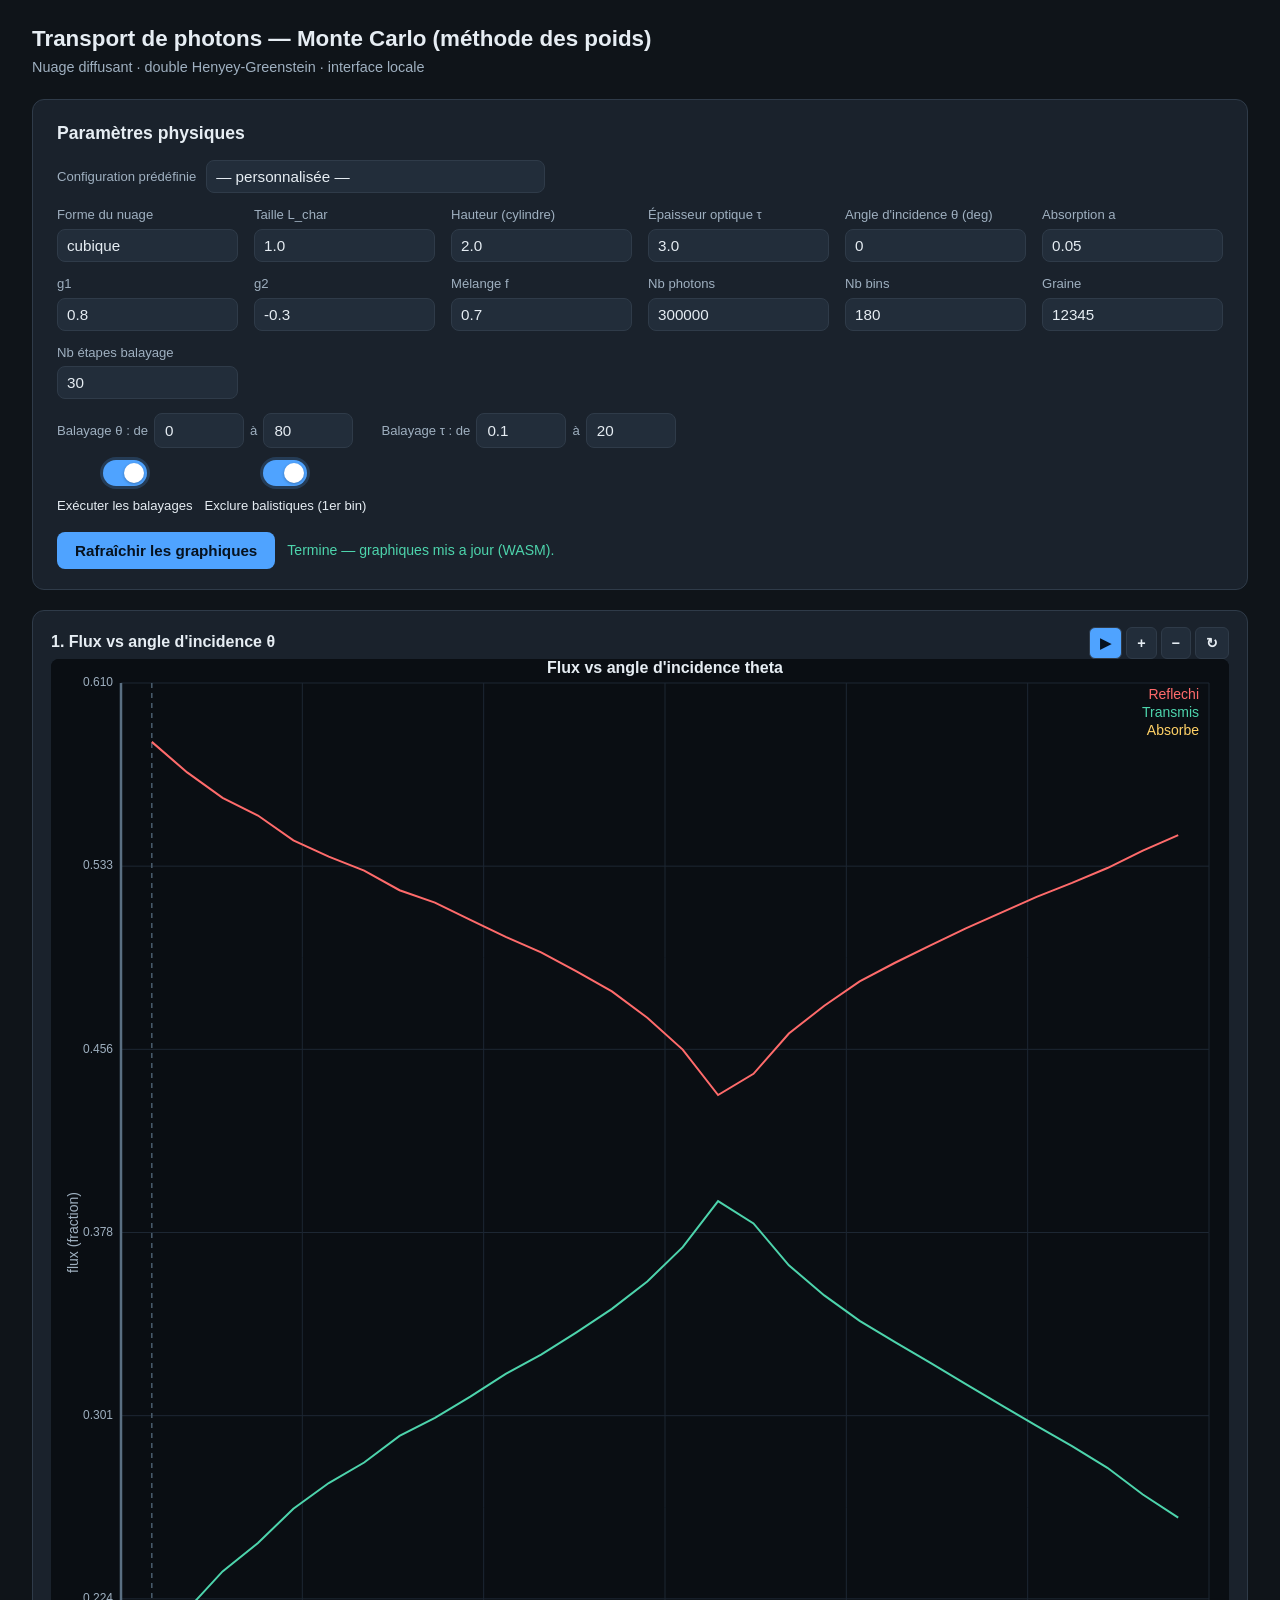
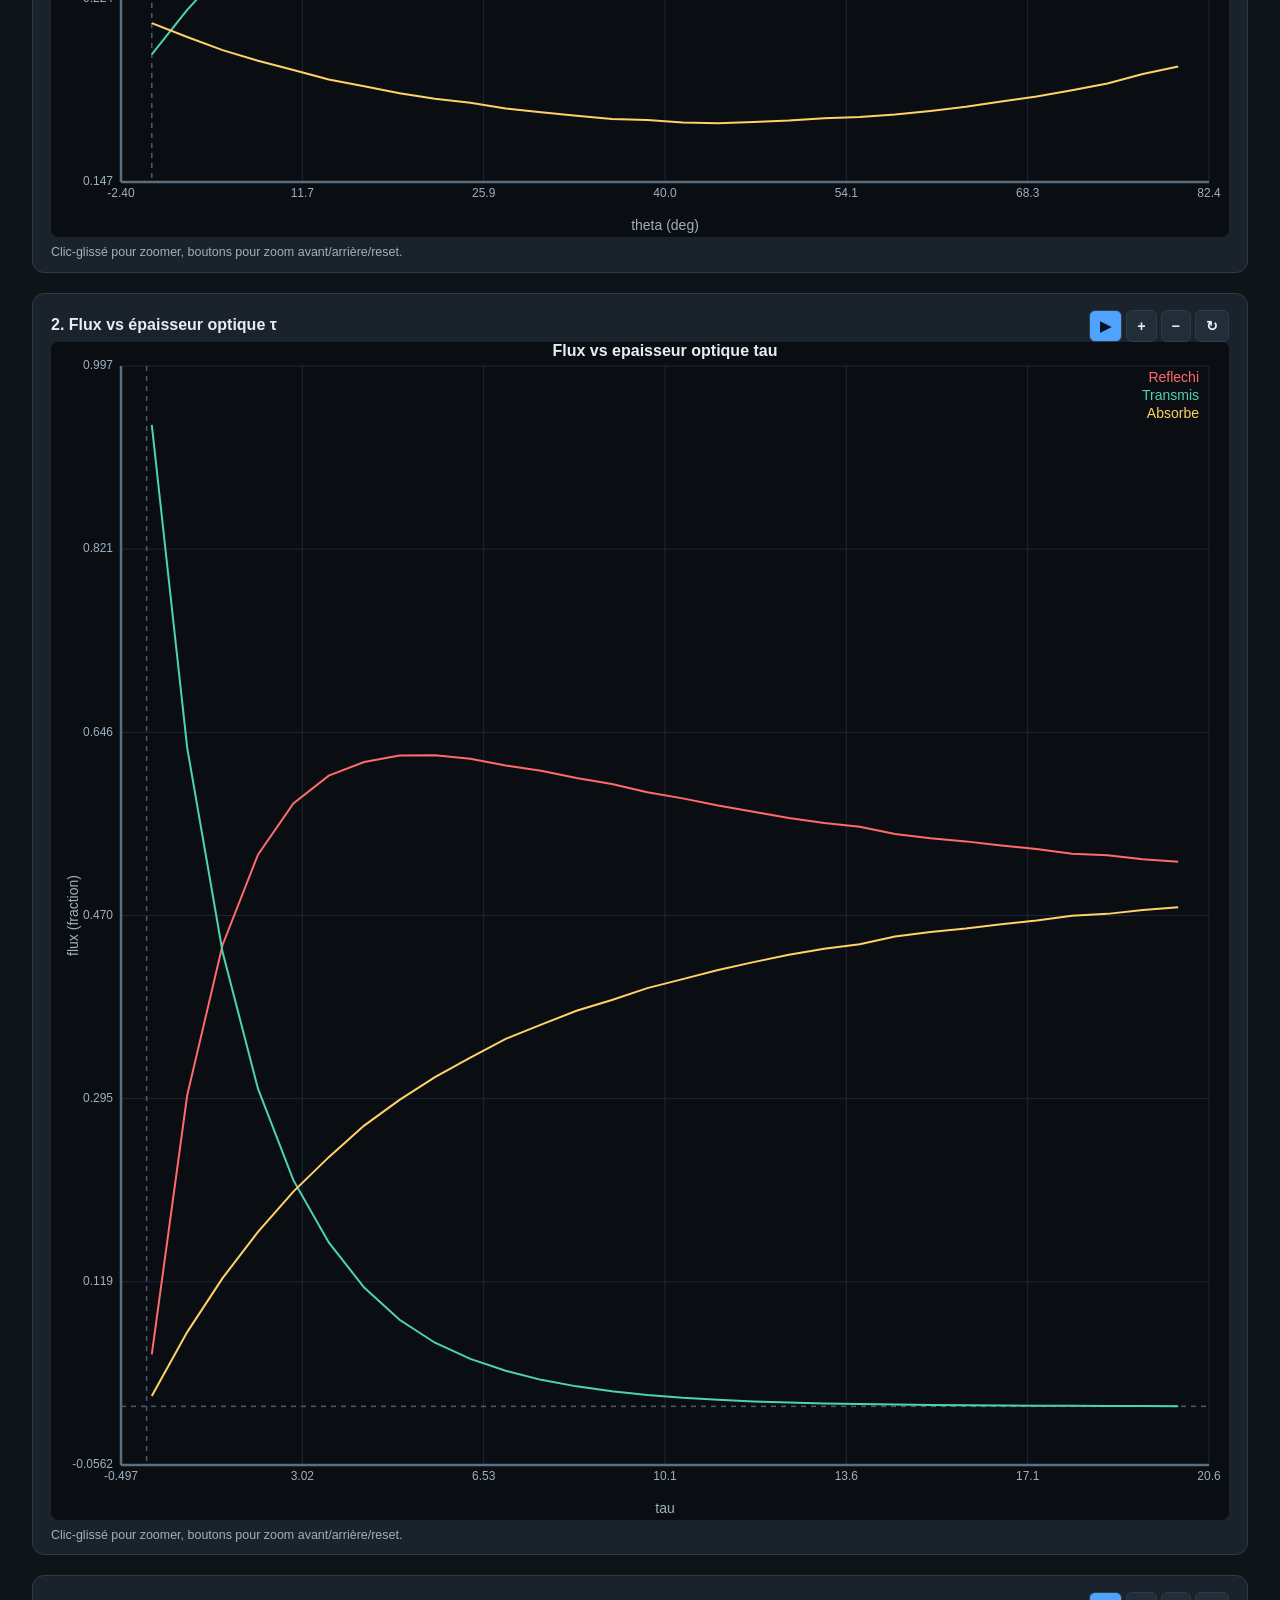
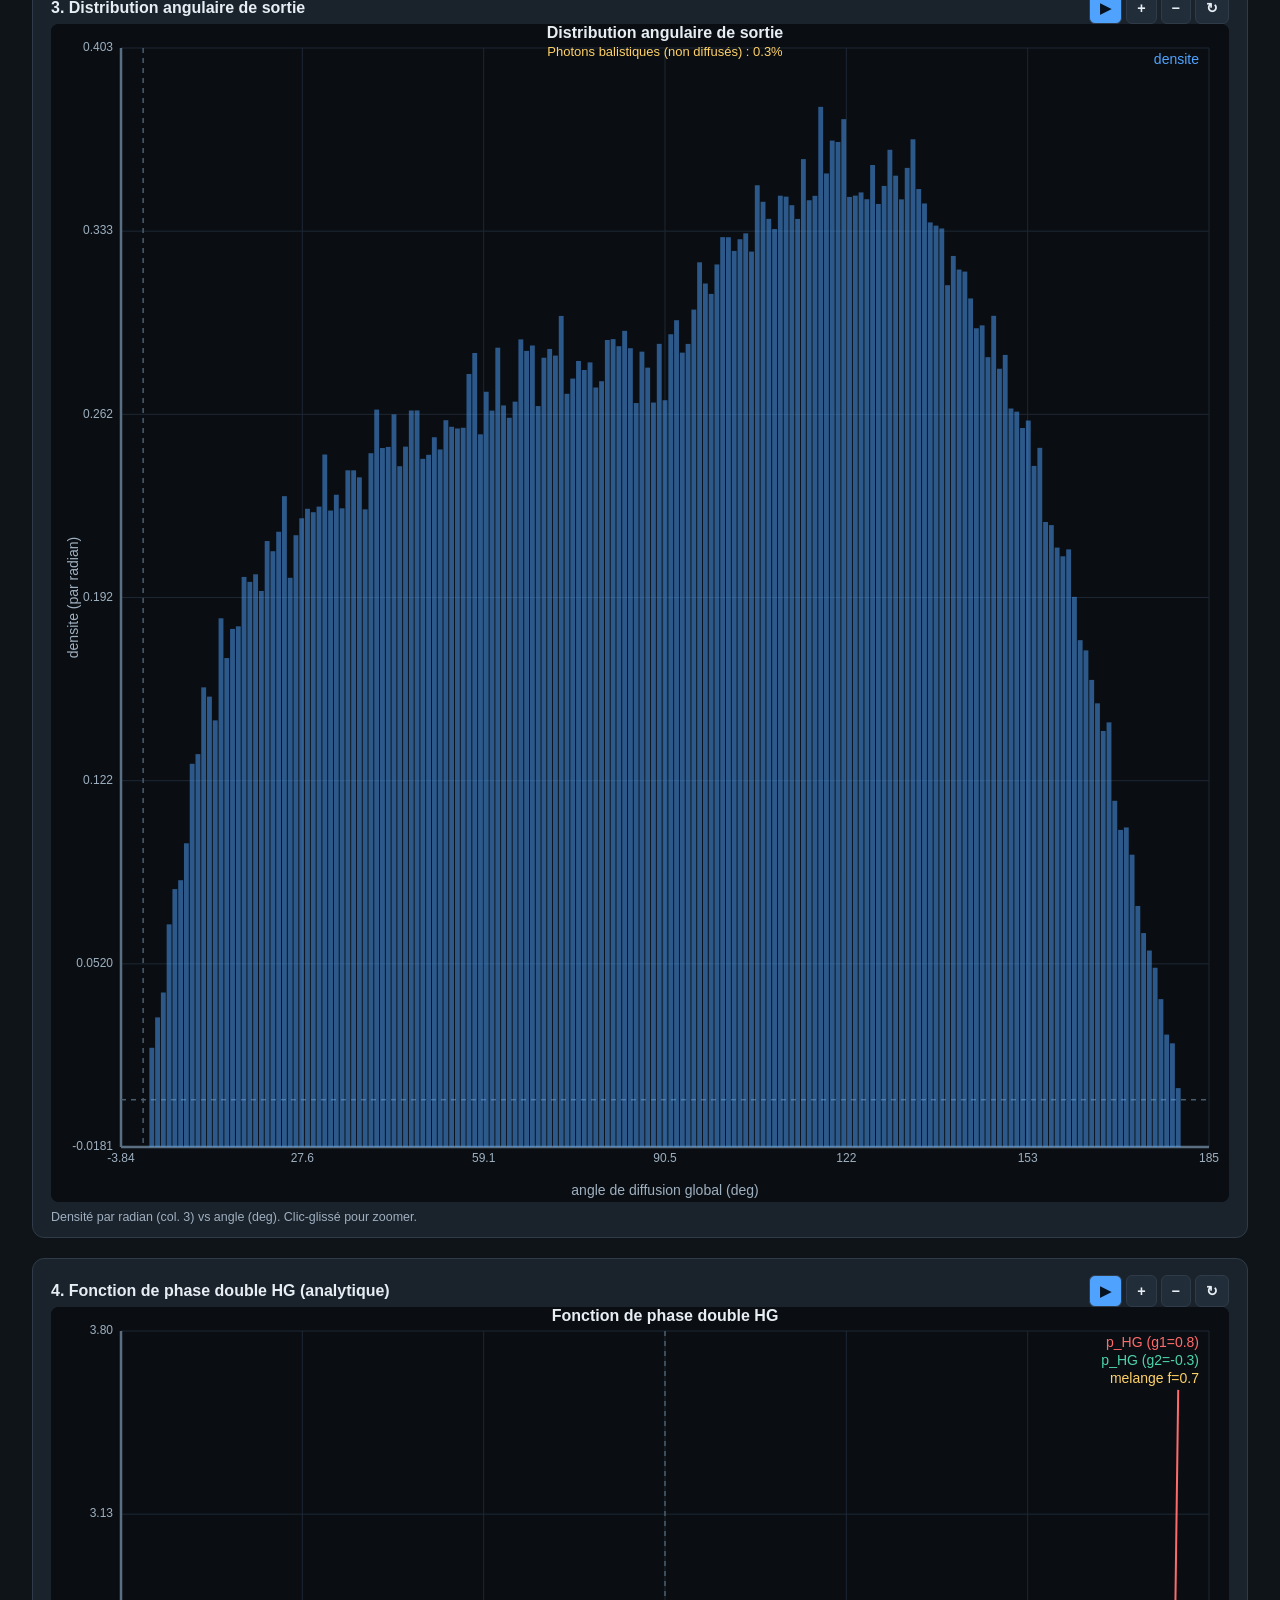
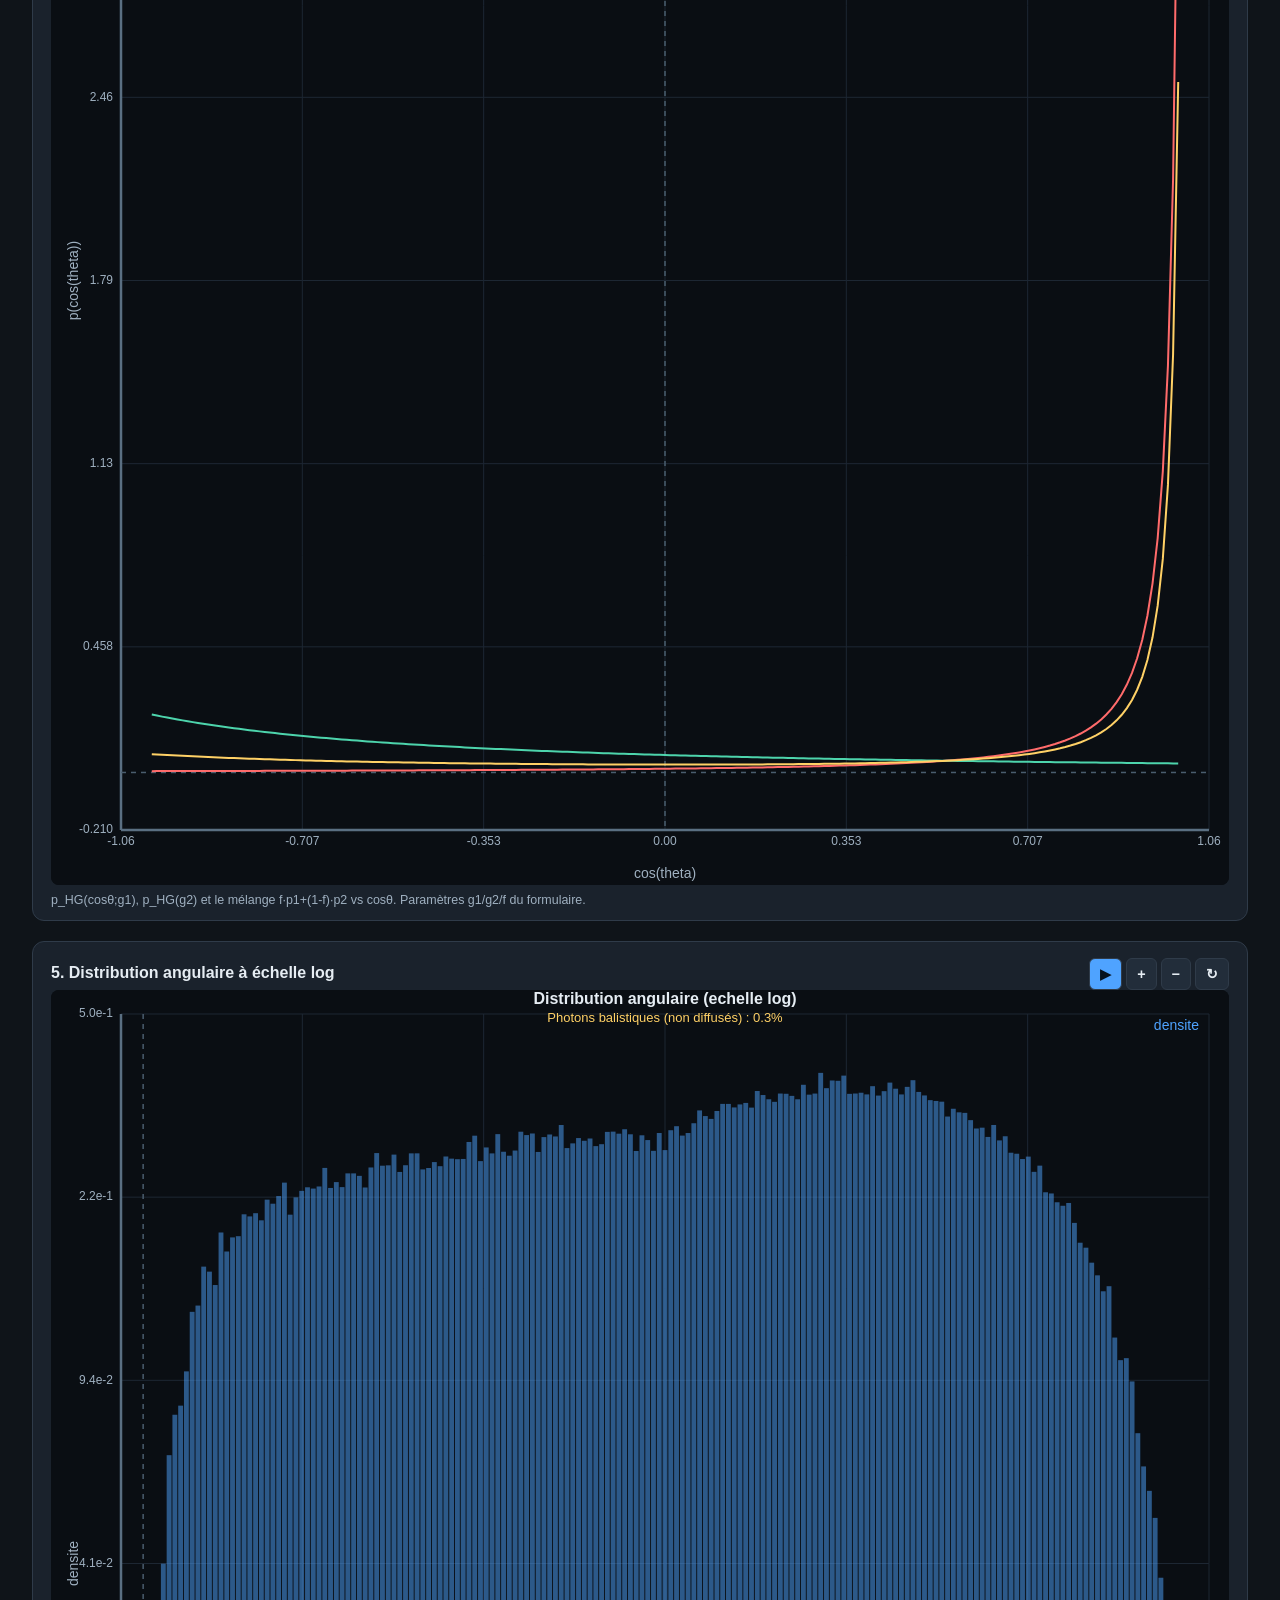
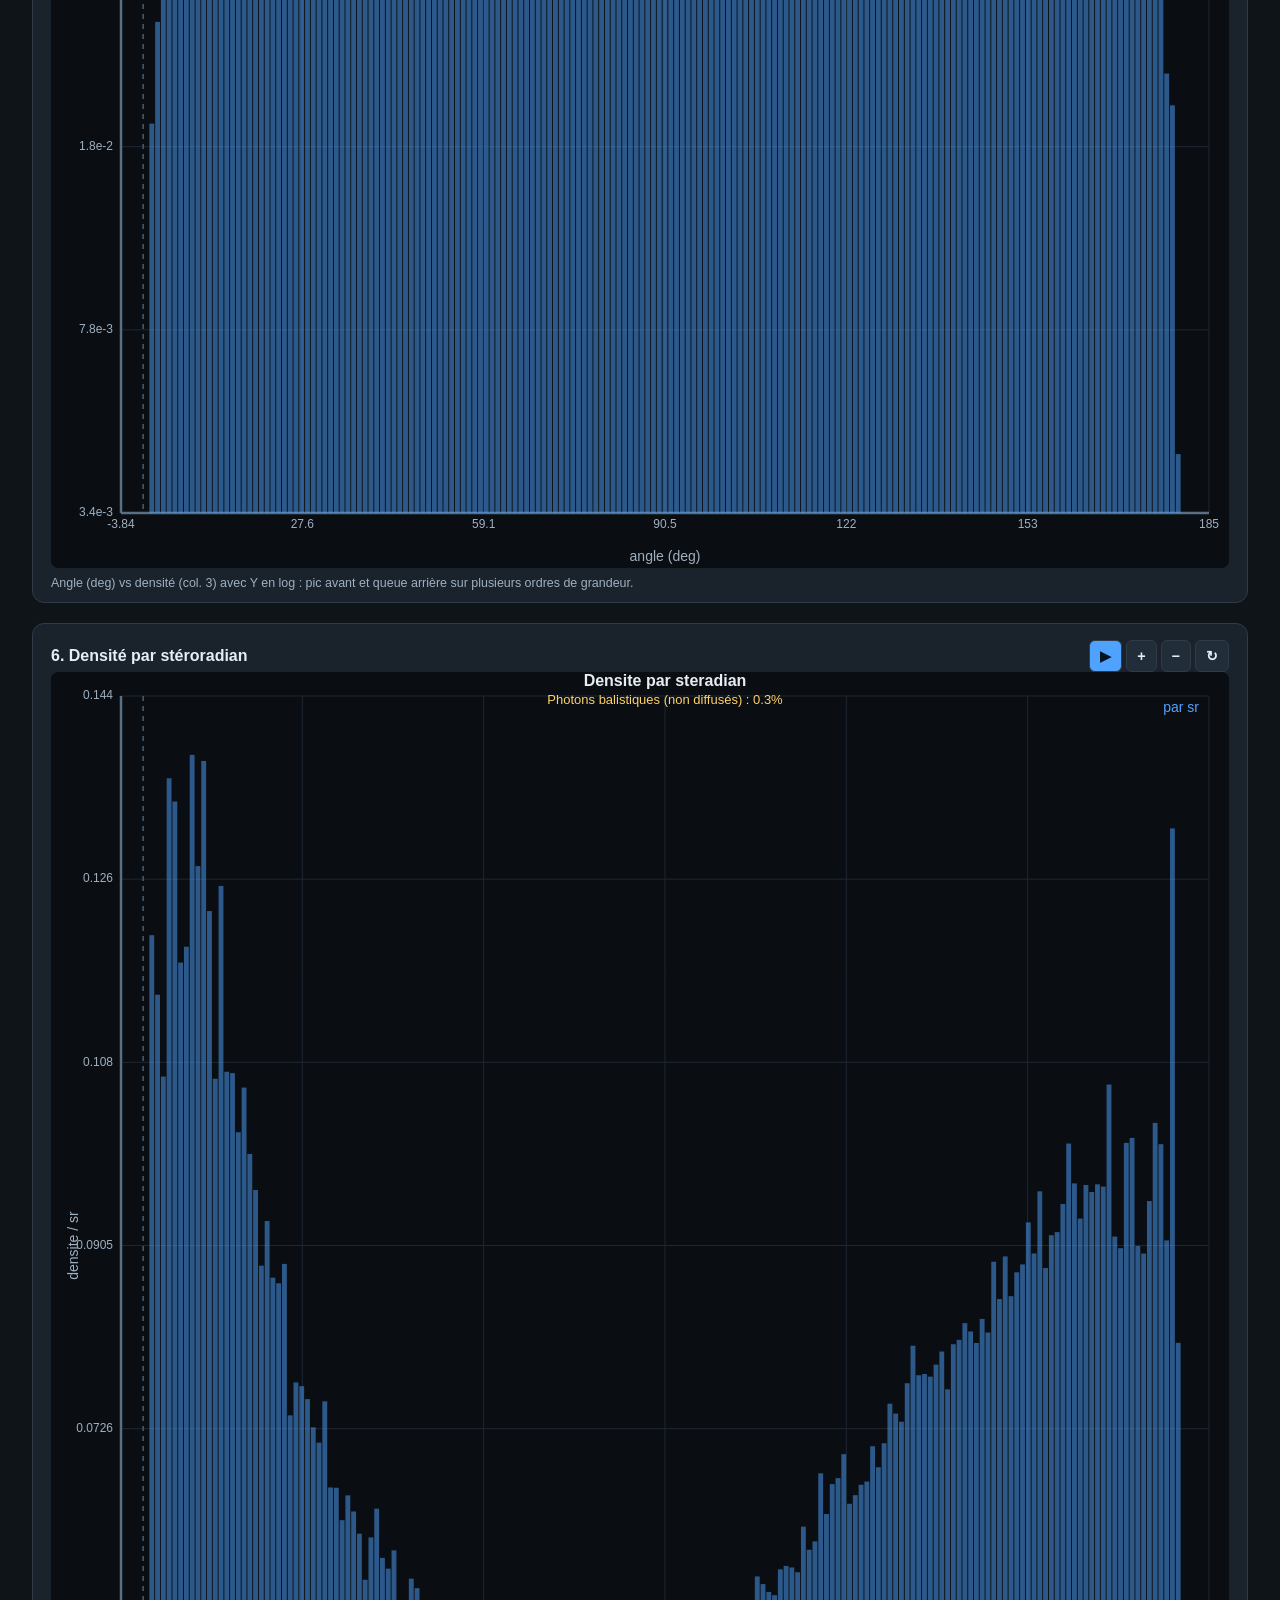
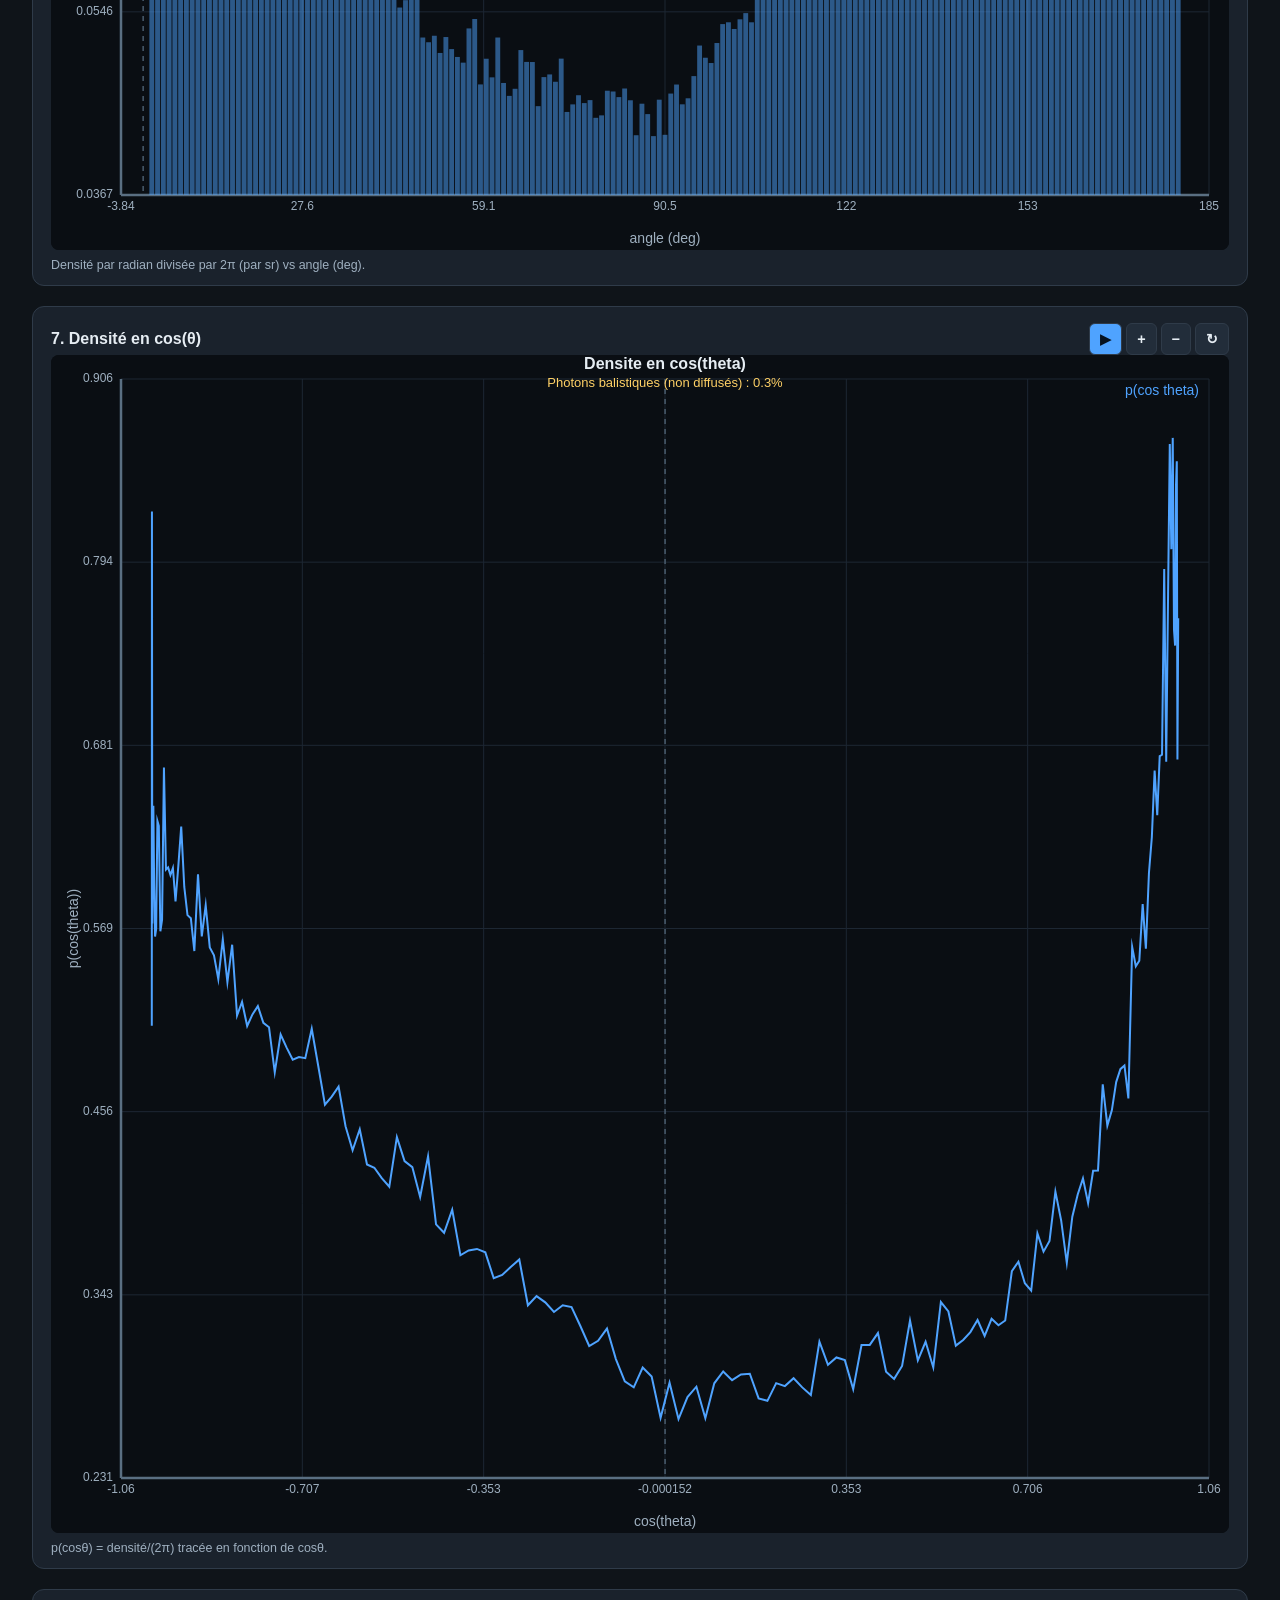
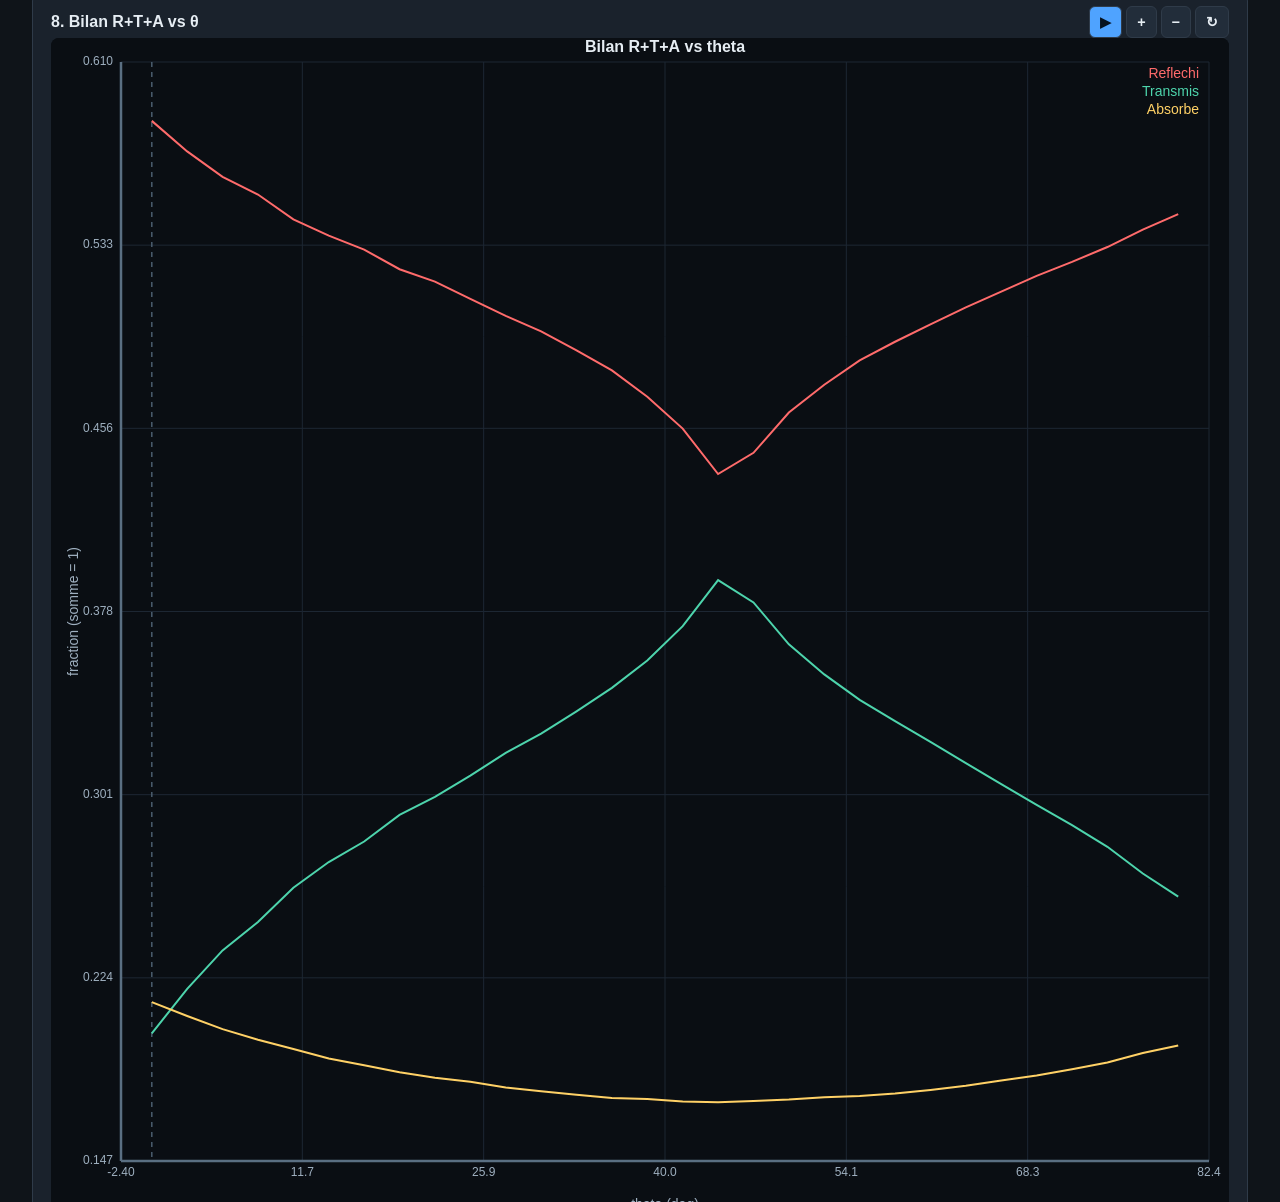
<file: index.html>
<!DOCTYPE html>
<html lang="fr">
<head>
  <meta charset="utf-8">
  <meta name="viewport" content="width=device-width, initial-scale=1, viewport-fit=cover">
  <title>Simulateur Monte Carlo - Transport de photons</title>
  <link rel="icon" type="image/svg+xml" href="favicon.svg">
  <link rel="stylesheet" href="style.css">
</head>
<body>
  <header>
    <h1>Transport de photons &mdash; Monte Carlo (m&eacute;thode des poids)</h1>
    <p class="subtitle">Nuage diffusant &middot; double Henyey-Greenstein &middot; interface locale</p>
  </header>

  <section class="panel" id="form-panel">
    <h2>Param&egrave;tres physiques</h2>
    <div class="preset-row">
      <label>Configuration pr&eacute;d&eacute;finie
        <select id="preset-select">
          <option value="">— personnalisée —</option>
        </select>
      </label>
    </div>
    <form id="params-form" novalidate>
      <div class="grid">
        <label>Forme du nuage
          <select name="shape">
            <option value="sphere">sph&eacute;rique</option>
            <option value="cube" selected>cubique</option>
            <option value="cylinder">cylindrique</option>
          </select>
        </label>
        <label>Taille L_char
          <input type="number" name="size" value="1.0" step="0.1" min="0.1">
        </label>
        <label>Hauteur (cylindre)
          <input type="number" name="height" value="2.0" step="0.1" min="0.1">
        </label>
        <label>&Eacute;paisseur optique &tau;
          <input type="number" name="tau" value="3.0" step="0.1" min="0.01">
        </label>
        <label>Angle d'incidence &theta; (deg)
          <input type="number" name="theta" value="0" step="1">
        </label>
        <label>Absorption a
          <input type="number" name="absorb" value="0.05" step="0.01" min="0" max="1">
        </label>
        <label>g1
          <input type="number" name="g1" value="0.8" step="0.05" min="-1" max="1">
        </label>
        <label>g2
          <input type="number" name="g2" value="-0.3" step="0.05" min="-1" max="1">
        </label>
        <label>M&eacute;lange f
          <input type="number" name="f" value="0.7" step="0.05" min="0" max="1">
        </label>
        <label>Nb photons
          <input type="number" name="nphotons" value="300000" step="10000" min="1000">
        </label>
        <label>Nb bins
          <input type="number" name="bins" value="180" step="10" min="10">
        </label>
        <label>Graine
          <input type="number" name="seed" value="12345" step="1">
        </label>
        <label>Nb &eacute;tapes balayage
          <input type="number" name="scan_steps" value="30" step="1" min="1">
        </label>
      </div>
      <div class="scan-row">
        <label>Balayage &theta; : de
          <input type="number" name="theta_from" value="0" step="1"> &agrave;
          <input type="number" name="theta_to" value="80" step="1">
        </label>
        <label>Balayage &tau; : de
          <input type="number" name="tau_from" value="0.1" step="0.1"> &agrave;
          <input type="number" name="tau_to" value="20" step="0.5">
        </label>
      </div>
      <div class="options-row">
        <label class="toggle">
          <input type="checkbox" name="run_scans" checked>
          <span class="switch"></span>
          <span>Ex&eacute;cuter les balayages</span>
        </label>
        <label class="toggle">
          <input type="checkbox" name="exclude_ballistic" checked>
          <span class="switch"></span>
          <span>Exclure balistiques (1er bin)</span>
        </label>
      </div>
      <div class="actions">
        <button type="submit" id="run-btn">Rafra&icirc;chir les graphiques</button>
        <span id="status" class="status"></span>
      </div>
    </form>
  </section>

  <section class="charts">
    <div class="chart-card">
      <div class="chart-head">
        <h3>1. Flux vs angle d'incidence &theta;</h3>
        <div class="chart-controls" data-target="chart1">
          <button type="button" data-act="collapse" title="Masquer/afficher">▶</button>
          <button type="button" data-act="in" title="Zoom avant">+</button>
          <button type="button" data-act="out" title="Zoom arri&egrave;re">&minus;</button>
          <button type="button" data-act="reset" title="R&eacute;initialiser zoom">&#8635;</button>
        </div>
      </div>
      <div class="chart-body">
        <canvas id="chart1" width="400" height="250"></canvas>
        <p class="hint">Clic-gliss&eacute; pour zoomer, boutons pour zoom avant/arri&egrave;re/reset.</p>
      </div>
    </div>

    <div class="chart-card">
      <div class="chart-head">
        <h3>2. Flux vs &eacute;paisseur optique &tau;</h3>
        <div class="chart-controls" data-target="chart2">
          <button type="button" data-act="collapse" title="Masquer/afficher">▶</button>
          <button type="button" data-act="in" title="Zoom avant">+</button>
          <button type="button" data-act="out" title="Zoom arri&egrave;re">&minus;</button>
          <button type="button" data-act="reset" title="R&eacute;initialiser zoom">&#8635;</button>
        </div>
      </div>
      <div class="chart-body">
        <canvas id="chart2" width="400" height="250"></canvas>
        <p class="hint">Clic-gliss&eacute; pour zoomer, boutons pour zoom avant/arri&egrave;re/reset.</p>
      </div>
    </div>

    <div class="chart-card">
      <div class="chart-head">
        <h3>3. Distribution angulaire de sortie</h3>
        <div class="chart-controls" data-target="chart3">
          <button type="button" data-act="collapse" title="Masquer/afficher">▶</button>
          <button type="button" data-act="in" title="Zoom avant">+</button>
          <button type="button" data-act="out" title="Zoom arri&egrave;re">&minus;</button>
          <button type="button" data-act="reset" title="R&eacute;initialiser zoom">&#8635;</button>
        </div>
      </div>
      <div class="chart-body">
        <canvas id="chart3" width="400" height="250"></canvas>
        <p class="hint">Densit&eacute; par radian (col. 3) vs angle (deg). Clic-gliss&eacute; pour zoomer.</p>
      </div>
    </div>

    <div class="chart-card">
      <div class="chart-head">
        <h3>4. Fonction de phase double HG (analytique)</h3>
        <div class="chart-controls" data-target="chart4">
          <button type="button" data-act="collapse" title="Masquer/afficher">▶</button>
          <button type="button" data-act="in" title="Zoom avant">+</button>
          <button type="button" data-act="out" title="Zoom arri&egrave;re">&minus;</button>
          <button type="button" data-act="reset" title="R&eacute;initialiser zoom">&#8635;</button>
        </div>
      </div>
      <div class="chart-body">
        <canvas id="chart4" width="400" height="250"></canvas>
        <p class="hint">p_HG(cos&theta;;g1), p_HG(g2) et le m&eacute;lange f&middot;p1+(1-f)&middot;p2 vs cos&theta;. Param&egrave;tres g1/g2/f du formulaire.</p>
      </div>
    </div>

    <div class="chart-card">
      <div class="chart-head">
        <h3>5. Distribution angulaire &agrave; &eacute;chelle log</h3>
        <div class="chart-controls" data-target="chart5">
          <button type="button" data-act="collapse" title="Masquer/afficher">▶</button>
          <button type="button" data-act="in" title="Zoom avant">+</button>
          <button type="button" data-act="out" title="Zoom arri&egrave;re">&minus;</button>
          <button type="button" data-act="reset" title="R&eacute;initialiser zoom">&#8635;</button>
        </div>
      </div>
      <div class="chart-body">
        <canvas id="chart5" width="400" height="250"></canvas>
        <p class="hint">Angle (deg) vs densit&eacute; (col. 3) avec Y en log : pic avant et queue arri&egrave;re sur plusieurs ordres de grandeur.</p>
      </div>
    </div>

    <div class="chart-card">
      <div class="chart-head">
        <h3>6. Densit&eacute par st&eacute;roradian</h3>
        <div class="chart-controls" data-target="chart6">
          <button type="button" data-act="collapse" title="Masquer/afficher">▶</button>
          <button type="button" data-act="in" title="Zoom avant">+</button>
          <button type="button" data-act="out" title="Zoom arri&egrave;re">&minus;</button>
          <button type="button" data-act="reset" title="R&eacute;initialiser zoom">&#8635;</button>
        </div>
      </div>
      <div class="chart-body">
        <canvas id="chart6" width="400" height="250"></canvas>
        <p class="hint">Densit&eacute par radian divis&eacute;e par 2&pi; (par sr) vs angle (deg).</p>
      </div>
    </div>

    <div class="chart-card">
      <div class="chart-head">
        <h3>7. Densit&eacute en cos(&theta;)</h3>
        <div class="chart-controls" data-target="chart7">
          <button type="button" data-act="collapse" title="Masquer/afficher">▶</button>
          <button type="button" data-act="in" title="Zoom avant">+</button>
          <button type="button" data-act="out" title="Zoom arri&egrave;re">&minus;</button>
          <button type="button" data-act="reset" title="R&eacute;initialiser zoom">&#8635;</button>
        </div>
      </div>
      <div class="chart-body">
        <canvas id="chart7" width="400" height="250"></canvas>
        <p class="hint">p(cos&theta;) = densit&eacute;/(2&pi;) trac&eacute;e en fonction de cos&theta;.</p>
      </div>
    </div>

    <div class="chart-card">
      <div class="chart-head">
        <h3>8. Bilan R+T+A vs &theta;</h3>
        <div class="chart-controls" data-target="chart8">
          <button type="button" data-act="collapse" title="Masquer/afficher">▶</button>
          <button type="button" data-act="in" title="Zoom avant">+</button>
          <button type="button" data-act="out" title="Zoom arri&egrave;re">&minus;</button>
          <button type="button" data-act="reset" title="R&eacute;initialiser zoom">&#8635;</button>
        </div>
      </div>
      <div class="chart-body">
        <canvas id="chart8" width="400" height="250"></canvas>
        <p class="hint">R + T + A vs angle d'incidence (doit sommer &agrave; 1).</p>
      </div>
    </div>

    <div class="chart-card">
      <div class="chart-head">
        <h3>9. Bilan R+T+A vs &tau;</h3>
        <div class="chart-controls" data-target="chart9">
          <button type="button" data-act="collapse" title="Masquer/afficher">▶</button>
          <button type="button" data-act="in" title="Zoom avant">+</button>
          <button type="button" data-act="out" title="Zoom arri&egrave;re">&minus;</button>
          <button type="button" data-act="reset" title="R&eacute;initialiser zoom">&#8635;</button>
        </div>
      </div>
      <div class="chart-body">
        <canvas id="chart9" width="400" height="250"></canvas>
        <p class="hint">R + T + A vs &eacute;paisseur optique (doit sommer &agrave; 1).</p>
      </div>
    </div>

    <div class="chart-card">
      <div class="chart-head">
        <h3>10. Rapport R/T et T/R vs &tau; (log)</h3>
        <div class="chart-controls" data-target="chart10">
          <button type="button" data-act="collapse" title="Masquer/afficher">▶</button>
          <button type="button" data-act="in" title="Zoom avant">+</button>
          <button type="button" data-act="out" title="Zoom arri&egrave;re">&minus;</button>
          <button type="button" data-act="reset" title="R&eacute;initialiser zoom">&#8635;</button>
        </div>
      </div>
      <div class="chart-body">
        <canvas id="chart10" width="400" height="250"></canvas>
        <p class="hint">Transition transparent &rarr; diffusif &rarr; opaque, Y en log.</p>
      </div>
    </div>

    <div class="chart-card">
      <div class="chart-head">
        <h3>11. Histogramme du nombre de collisions</h3>
        <div class="chart-controls" data-target="chart11">
          <button type="button" data-act="collapse" title="Masquer/afficher">▶</button>
          <button type="button" data-act="in" title="Zoom avant">+</button>
          <button type="button" data-act="out" title="Zoom arri&egrave;re">&minus;</button>
          <button type="button" data-act="reset" title="R&eacute;initialiser zoom">&#8635;</button>
        </div>
      </div>
      <div class="chart-body">
        <canvas id="chart11" width="400" height="250"></canvas>
        <p class="hint">Nombre de diffusions avant sortie (instrumentation C).</p>
      </div>
    </div>

    <div class="chart-card">
      <div class="chart-head">
        <h3>12. Profondeur de sortie</h3>
        <div class="chart-controls" data-target="chart12">
          <button type="button" data-act="collapse" title="Masquer/afficher">▶</button>
          <button type="button" data-act="in" title="Zoom avant">+</button>
          <button type="button" data-act="out" title="Zoom arri&egrave;re">&minus;</button>
          <button type="button" data-act="reset" title="R&eacute;initialiser zoom">&#8635;</button>
        </div>
      </div>
      <div class="chart-body">
        <canvas id="chart12" width="400" height="250"></canvas>
        <p class="hint">Position de sortie le long de l'axe du faisceau (poids moyen).</p>
      </div>
    </div>
  </section>

  <footer>
    <p>photonmc &middot; Makefile + gnuplot + interface locale. Les graphiques sont
       redessin&eacute;s en HTML5 canvas &agrave; partir des fichiers <code>.dat</code>.</p>
  </footer>

  <script src="chart.js"></script>
  <script>
    // Chargement optionnel du module WebAssembly.
    // En local (serveur Python) ce fichier est absent : le basculement se fait en mode API HTTP.
    var _wasmScript = document.createElement('script');
    _wasmScript.src = 'photonmc.js';
    _wasmScript.onerror = function () { window._photonmcWasmMissing = true; };
    document.head.appendChild(_wasmScript);
  </script>
  <script src="app.js"></script>
</body>
</html>
</file>
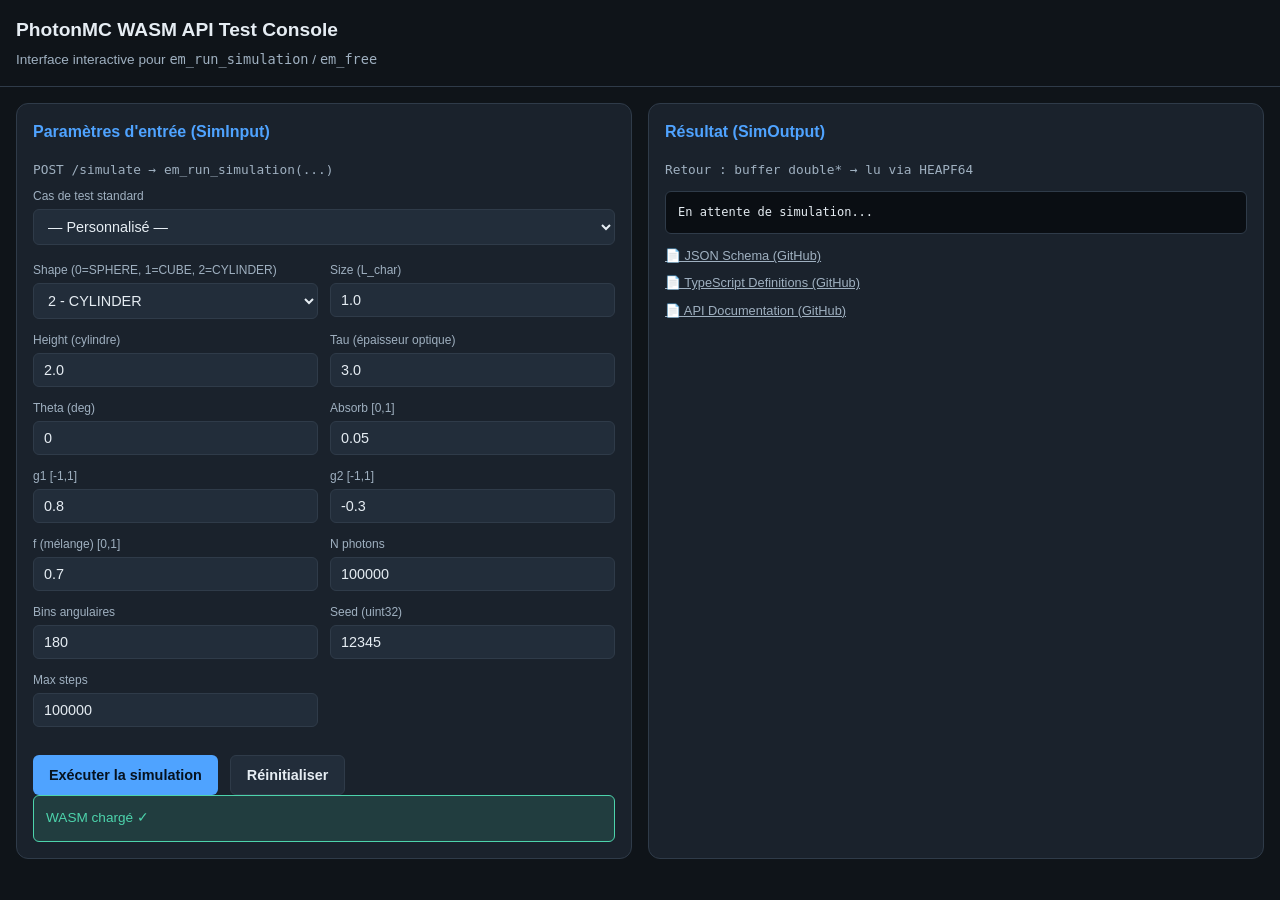
<file: api-test.html>
<!DOCTYPE html>
<html lang="fr">
<head>
  <meta charset="utf-8">
  <meta name="viewport" content="width=device-width, initial-scale=1">
  <title>PhotonMC WASM API Test Console</title>
  <style>
    :root {
      --bg: #0f1419; --panel: #1a222c; --panel2: #222d3a;
      --fg: #e6edf3; --muted: #9fb0c0; --accent: #4fa3ff;
      --ref: #ff6b6b; --trans: #4dd4ac; --abs: #ffd166;
      --border: #2f3b49; --ok: #4dd4ac; --err: #ff6b6b;
    }
    * { box-sizing: border-box; }
    body { margin: 0; font-family: -apple-system, "Segoe UI", Roboto, Helvetica, Arial, sans-serif; background: var(--bg); color: var(--fg); line-height: 1.5; font-size: 14px; }
    header { padding: 16px; border-bottom: 1px solid var(--border); }
    h1 { margin: 0; font-size: 1.2rem; }
    .container { display: grid; grid-template-columns: 1fr 1fr; gap: 16px; padding: 16px; max-width: 1400px; margin: 0 auto; }
    @media (max-width: 900px) { .container { grid-template-columns: 1fr; } }
    .panel { background: var(--panel); border: 1px solid var(--border); border-radius: 12px; padding: 16px; }
    .panel h2 { margin: 0 0 16px; font-size: 1rem; color: var(--accent); }
    .field { margin-bottom: 12px; }
    .field label { display: block; font-size: 0.75rem; color: var(--muted); margin-bottom: 4px; }
    .field input, .field select { width: 100%; background: var(--panel2); border: 1px solid var(--border); border-radius: 6px; color: var(--fg); padding: 8px 10px; font-size: 0.9rem; }
    .field input:focus, .field select:focus { outline: 2px solid var(--accent); }
    .row { display: grid; grid-template-columns: 1fr 1fr; gap: 12px; }
    @media (max-width: 600px) { .row { grid-template-columns: 1fr; } }
    .actions { display: flex; gap: 12px; margin-top: 16px; flex-wrap: wrap; }
    button { background: var(--accent); color: #06121f; border: none; border-radius: 6px; padding: 10px 16px; font-size: 0.9rem; font-weight: 600; cursor: pointer; min-height: 40px; }
    button:hover { filter: brightness(1.1); }
    button:disabled { opacity: 0.5; cursor: not-allowed; }
    button.secondary { background: var(--panel2); color: var(--fg); border: 1px solid var(--border); }
    .status { padding: 12px; border-radius: 6px; font-size: 0.85rem; display: none; }
    .status.ok { background: rgba(77, 212, 172, 0.15); border: 1px solid var(--trans); color: var(--trans); display: block; }
    .status.err { background: rgba(255, 107, 107, 0.15); border: 1px solid var(--ref); color: var(--ref); display: block; }
    .status.loading { background: rgba(79, 163, 255, 0.15); border: 1px solid var(--accent); color: var(--accent); display: block; }
    pre { background: #0a0e13; border: 1px solid var(--border); border-radius: 6px; padding: 12px; overflow: auto; max-height: 50vh; font-size: 0.75rem; line-height: 1.4; }
    .json-key { color: var(--accent); }
    .json-string { color: var(--trans); }
    .json-number { color: var(--abs); }
    .json-bool { color: var(--ref); }
    .json-null { color: var(--muted); }
    .endpoint { font-family: monospace; font-size: 0.8rem; color: var(--muted); margin-bottom: 8px; }
    .schema-link { font-size: 0.8rem; color: var(--muted); margin-top: 8px; display: block; }
  </style>
</head>
<body>
  <header>
    <h1>PhotonMC WASM API Test Console</h1>
    <p style="margin: 4px 0 0; color: var(--muted); font-size: 0.85rem;">Interface interactive pour <code>em_run_simulation</code> / <code>em_free</code></p>
  </header>

  <div class="container">
    <!-- Input Panel -->
    <div class="panel">
      <h2>Paramètres d'entrée (SimInput)</h2>
      <p class="endpoint">POST /simulate → em_run_simulation(...)</p>

      <div class="field" style="margin-bottom: 16px;">
        <label>Cas de test standard</label>
        <select id="test-case" onchange="loadTestCase(this.value)">
          <option value="">— Personnalisé —</option>
          <option value="sphere_tau1">Sphère τ=1, normal (validation analytique)</option>
          <option value="cube_tau3">Cube τ=3, diffusif (scattering fort)</option>
          <option value="cylinder_tau2">Cylindre τ=2, oblique θ=45°</option>
          <option value="sphere_tau10">Sphère τ=10, absorption 0.2</option>
          <option value="cube_tau01">Cube τ=0.1, quasi-transparent</option>
          <option value="forward_peaked">Forward-peaked g1=0.9, f=0.8</option>
          <option value="isotropic">Isotrope g1=g2=0, f=0.5</option>
          <option value="backward">Backward g1=-0.8, f=0.7</option>
        </select>
      </div>

      <div class="row">
        <div class="field">
          <label>Shape (0=SPHERE, 1=CUBE, 2=CYLINDER)</label>
          <select id="shape">
            <option value="0">0 - SPHERE</option>
            <option value="1">1 - CUBE</option>
            <option value="2" selected>2 - CYLINDER</option>
          </select>
        </div>
        <div class="field">
          <label>Size (L_char)</label>
          <input type="number" id="size" value="1.0" step="0.1" min="0.01">
        </div>
      </div>
      <div class="row">
        <div class="field">
          <label>Height (cylindre)</label>
          <input type="number" id="height" value="2.0" step="0.1" min="0.01">
        </div>
        <div class="field">
          <label>Tau (épaisseur optique)</label>
          <input type="number" id="tau" value="3.0" step="0.1" min="0.01">
        </div>
      </div>
      <div class="row">
        <div class="field">
          <label>Theta (deg)</label>
          <input type="number" id="theta" value="0" step="1" min="0" max="90">
        </div>
        <div class="field">
          <label>Absorb [0,1]</label>
          <input type="number" id="absorb" value="0.05" step="0.01" min="0" max="1">
        </div>
      </div>
      <div class="row">
        <div class="field">
          <label>g1 [-1,1]</label>
          <input type="number" id="g1" value="0.8" step="0.05" min="-1" max="1">
        </div>
        <div class="field">
          <label>g2 [-1,1]</label>
          <input type="number" id="g2" value="-0.3" step="0.05" min="-1" max="1">
        </div>
      </div>
      <div class="row">
        <div class="field">
          <label>f (mélange) [0,1]</label>
          <input type="number" id="f" value="0.7" step="0.05" min="0" max="1">
        </div>
        <div class="field">
          <label>N photons</label>
          <input type="number" id="nphotons" value="100000" step="10000" min="1" max="1000000000">
        </div>
      </div>
      <div class="row">
        <div class="field">
          <label>Bins angulaires</label>
          <input type="number" id="bins" value="180" step="10" min="1" max="3600">
        </div>
        <div class="field">
          <label>Seed (uint32)</label>
          <input type="number" id="seed" value="12345" step="1" min="0" max="4294967295">
        </div>
      </div>
      <div class="row">
        <div class="field">
          <label>Max steps</label>
          <input type="number" id="maxsteps" value="100000" step="1000" min="1" max="1000000">
        </div>
      </div>

      <div class="actions">
        <button id="run-btn">Exécuter la simulation</button>
        <button id="reset-btn" class="secondary">Réinitialiser</button>
      </div>

      <div id="status" class="status"></div>
    </div>

    <!-- Output Panel -->
    <div class="panel">
      <h2>Résultat (SimOutput)</h2>
      <p class="endpoint">Retour : buffer double* → lu via HEAPF64</p>
      
<div id="status-out" class="status"></div>
       
      <pre id="output">En attente de simulation...</pre>
       
      <a href="https://github.com/domiq44/photmc/blob/main/web/photonmc.schema.json" class="schema-link" target="_blank">📄 JSON Schema (GitHub)</a>
      <a href="https://github.com/domiq44/photmc/blob/main/web/photonmc.d.ts" class="schema-link" target="_blank">📄 TypeScript Definitions (GitHub)</a>
      <a href="https://github.com/domiq44/photmc/blob/main/web/API.md" class="schema-link" target="_blank">📄 API Documentation (GitHub)</a>
    </div>
  </div>

  <script>
    // Chargement optionnel du module WebAssembly (comme index.html)
    // En local (serveur Python) ce fichier est absent : le basculement se fait en mode API HTTP.
    var _wasmScript = document.createElement('script');
    _wasmScript.src = 'photonmc.js';
    _wasmScript.onerror = function () { window._photonmcWasmMissing = true; };
    document.head.appendChild(_wasmScript);
  </script>
  <script>
    // Load WASM module
    let Module = null;
    let em_run_simulation = null;
    let em_free = null;
    let wasmReady = false;

    async function loadWasm() {
      var moduleStartTime = Date.now();

      async function waitForModule() {
        if (typeof PhotonMCModule !== 'undefined') {
          try {
            Module = await PhotonMCModule();
            em_run_simulation = Module.cwrap('em_run_simulation', 'number', [
              'number', 'number', 'number', 'number', 'number',
              'number', 'number', 'number', 'number',
              'number', 'number', 'number', 'number', 'number'
            ]);
            em_free = Module.cwrap('em_free', null, ['number']);
            wasmReady = true;
            setStatus('WASM chargé ✓', 'ok');
          } catch (e) {
            setStatus('Erreur init WASM : ' + e.message, 'err');
            console.error('WASM init error:', e);
          }
        } else if (Date.now() - moduleStartTime > 10000) {
          setStatus('Timeout chargement WASM (10s)', 'err');
        } else {
          setTimeout(waitForModule, 100);
        }
      }
      waitForModule();
    }

    function setStatus(msg, cls) {
      const s = document.getElementById('status');
      s.textContent = msg;
      s.className = 'status ' + cls;
    }

    function setStatusOut(msg, cls) {
      const s = document.getElementById('status-out');
      s.textContent = msg;
      s.className = 'status ' + cls;
    }

    function collectParams() {
      return {
        shape: parseInt(document.getElementById('shape').value),
        size: parseFloat(document.getElementById('size').value),
        height: parseFloat(document.getElementById('height').value),
        tau: parseFloat(document.getElementById('tau').value),
        theta: parseFloat(document.getElementById('theta').value),
        absorb: parseFloat(document.getElementById('absorb').value),
        g1: parseFloat(document.getElementById('g1').value),
        g2: parseFloat(document.getElementById('g2').value),
        f: parseFloat(document.getElementById('f').value),
        nphotons: parseInt(document.getElementById('nphotons').value),
        bins: parseInt(document.getElementById('bins').value),
        seed: parseInt(document.getElementById('seed').value),
        maxsteps: parseInt(document.getElementById('maxsteps').value)
      };
    }

    function formatJSON(obj) {
      return JSON.stringify(obj, null, 2)
        .replace(/("(\\u[a-zA-Z0-9]{4}|\\[^u]|[^\\"])*"(\s*:)?)/g, '<span class="json-string">$1</span>')
        .replace(/(\b\d+\.?\d*\b)/g, '<span class="json-number">$1</span>')
        .replace(/\b(true|false)\b/g, '<span class="json-bool">$1</span>')
        .replace(/\bnull\b/g, '<span class="json-null">$1</span>')
        .replace(/(".*?")(\s*:)/g, '<span class="json-key">$1</span>$2');
    }

    async function runSimulation() {
      if (!wasmReady) {
        setStatusOut('WASM non prêt', 'err');
        return;
      }

      const params = collectParams();
      const btn = document.getElementById('run-btn');
      btn.disabled = true;
      setStatusOut('Simulation en cours...', 'loading');
      document.getElementById('output').textContent = 'Calcul...';

      const outSizePtr = Module._malloc(4);

      try {
        const ptr = em_run_simulation(
          params.shape, params.size, params.height, params.tau, params.theta,
          params.absorb, params.g1, params.g2, params.f,
          params.nphotons, params.bins, params.seed, params.maxsteps,
          outSizePtr
        );

        if (!ptr) throw new Error('em_run_simulation returned NULL');

        const outSize = Module.getValue(outSizePtr, 'i32');
        const result = readSimResult(Module, ptr, outSize);

        em_free(ptr);
        Module._free(outSizePtr);

        document.getElementById('output').innerHTML = formatJSON(result);
        setStatusOut(`Succès : R=${result.reflected.toFixed(4)} T=${result.transmitted.toFixed(4)} A=${result.absorbed.toFixed(4)} (photons_in=${result.photons_in})`, 'ok');
      } catch (e) {
        Module._free(outSizePtr);
        setStatusOut('Erreur : ' + e.message, 'err');
        document.getElementById('output').textContent = 'Erreur : ' + e.message;
      } finally {
        btn.disabled = false;
      }
    }

    function readSimResult(Module, ptr, outSize) {
      // Use Module.getValue for reliable access (works regardless of heap view initialization)
      const base = ptr / 8; // double = 8 bytes
      
      const reflected = Module.getValue(ptr + 0 * 8, 'double');
      const transmitted = Module.getValue(ptr + 1 * 8, 'double');
      const absorbed = Module.getValue(ptr + 2 * 8, 'double');
      const out_weight = Module.getValue(ptr + 3 * 8, 'double');
      const photons_in = Module.getValue(ptr + 4 * 8, 'double');
      const mean_collisions = Module.getValue(ptr + 5 * 8, 'double');
      const mean_depth = Module.getValue(ptr + 6 * 8, 'double');
      const nbins = Module.getValue(ptr + 7 * 8, 'double');
      const max_collisions = Module.getValue(ptr + 8 * 8, 'double');
      const ndepth = Module.getValue(ptr + 9 * 8, 'double');

      let off = 10;
      const hist_weight = [], hist_count = [];
      for (let i = 0; i < nbins; i++) {
        hist_weight.push(Module.getValue(ptr + off * 8, 'double')); off++;
        hist_count.push(Module.getValue(ptr + off * 8, 'double')); off++;
      }
      const hist_collisions = [];
      for (let i = 0; i < max_collisions; i++) {
        hist_collisions.push(Module.getValue(ptr + off * 8, 'double')); off++;
      }
      const hist_depth = [];
      for (let i = 0; i < ndepth; i++) {
        hist_depth.push(Module.getValue(ptr + off * 8, 'double')); off++;
      }

      return {
        reflected, transmitted, absorbed, out_weight,
        photons_in, mean_collisions, mean_depth,
        nbins, max_collisions, ndepth,
        hist_weight, hist_count, hist_collisions, hist_depth
      };
    }

    function loadTestCase(key) {
      const cases = {
        'sphere_tau1': { shape: 0, size: 1, height: 2, tau: 1, theta: 0, absorb: 0.01, g1: 0.8, g2: -0.3, f: 0.7, nphotons: 400000, bins: 180, seed: 12345, maxsteps: 100000 },
        'cube_tau3': { shape: 1, size: 1, height: 2, tau: 3, theta: 0, absorb: 0.05, g1: 0.8, g2: -0.3, f: 0.7, nphotons: 300000, bins: 180, seed: 12345, maxsteps: 100000 },
        'cylinder_tau2': { shape: 2, size: 1, height: 2, tau: 2, theta: 45, absorb: 0.1, g1: 0.8, g2: -0.3, f: 0.7, nphotons: 300000, bins: 180, seed: 12345, maxsteps: 100000 },
        'sphere_tau10': { shape: 0, size: 1, height: 2, tau: 10, theta: 0, absorb: 0.2, g1: 0.8, g2: -0.3, f: 0.7, nphotons: 200000, bins: 180, seed: 12345, maxsteps: 100000 },
        'cube_tau01': { shape: 1, size: 1, height: 2, tau: 0.1, theta: 0, absorb: 0.0, g1: 0.0, g2: 0.0, f: 0.5, nphotons: 500000, bins: 180, seed: 12345, maxsteps: 100000 },
        'forward_peaked': { shape: 1, size: 1, height: 2, tau: 3, theta: 0, absorb: 0.05, g1: 0.9, g2: 0.5, f: 0.8, nphotons: 300000, bins: 180, seed: 12345, maxsteps: 100000 },
        'isotropic': { shape: 1, size: 1, height: 2, tau: 3, theta: 0, absorb: 0.05, g1: 0.0, g2: 0.0, f: 0.5, nphotons: 300000, bins: 180, seed: 12345, maxsteps: 100000 },
        'backward': { shape: 1, size: 1, height: 2, tau: 3, theta: 0, absorb: 0.05, g1: -0.8, g2: -0.5, f: 0.7, nphotons: 300000, bins: 180, seed: 12345, maxsteps: 100000 },
      };
      const c = cases[key];
      if (!c) return;
      Object.keys(c).forEach(k => {
        const el = document.getElementById(k);
        if (el) el.value = c[k];
      });
    }

    function resetForm() {
      document.getElementById('shape').value = '1'; // CUBE (default in index.html)
      document.getElementById('size').value = '1.0';
      document.getElementById('height').value = '2.0';
      document.getElementById('tau').value = '3.0';   // more interesting scattering
      document.getElementById('theta').value = '0';
      document.getElementById('absorb').value = '0.05'; // non-zero absorption
      document.getElementById('g1').value = '0.8';    // forward scattering
      document.getElementById('g2').value = '-0.3';   // backward component
      document.getElementById('f').value = '0.7';     // mixed phase function
      document.getElementById('nphotons').value = '300000'; // higher for better stats
      document.getElementById('bins').value = '180';
      document.getElementById('seed').value = '12345';
      document.getElementById('maxsteps').value = '100000';
      document.getElementById('output').textContent = 'En attente de simulation...';
      document.getElementById('status').className = 'status';
      document.getElementById('status').textContent = '';
      document.getElementById('status-out').className = 'status';
      document.getElementById('status-out').textContent = '';
    }

    document.getElementById('run-btn').addEventListener('click', runSimulation);
    document.getElementById('reset-btn').addEventListener('click', resetForm);

    // Auto-load WASM
    loadWasm();
  </script>
</body>
</html>
</file>
<file: style.css>
:root {
  --bg: #0f1419;
  --panel: #1a222c;
  --panel2: #222d3a;
  --fg: #e6edf3;
  --muted: #9fb0c0;
  --accent: #4fa3ff;
  --ref: #ff6b6b;
  --trans: #4dd4ac;
  --abs: #ffd166;
  --border: #2f3b49;
}
* { box-sizing: border-box; }
html {
  -webkit-text-size-adjust: 100%;
}
body {
  margin: 0;
  font-family: -apple-system, "Segoe UI", Roboto, Helvetica, Arial, sans-serif;
  background: var(--bg);
  color: var(--fg);
  line-height: 1.5;
  font-size: 16px;
}
header {
  padding: 16px 16px 8px;
}
header h1 { margin: 0; font-size: 1.2rem; line-height: 1.3; }
.subtitle { color: var(--muted); margin: 4px 0 0; font-size: 0.85rem; }

.panel {
  margin: 12px 12px;
  background: var(--panel);
  border: 1px solid var(--border);
  border-radius: 12px;
  padding: 16px 16px;
}
.panel h2 { margin: 0 0 14px; font-size: 1rem; }

.preset-row { margin-bottom: 12px; }
.preset-row label { display: flex; flex-direction: column; align-items: flex-start; gap: 6px; }
.preset-row select { width: 100%; max-width: 100%; }

.grid {
  display: grid;
  grid-template-columns: repeat(auto-fill, minmax(140px, 1fr));
  gap: 10px 12px;
}
label {
  display: flex;
  flex-direction: column;
  font-size: 0.8rem;
  color: var(--muted);
  gap: 4px;
}
input, select {
  background: var(--panel2);
  border: 1px solid var(--border);
  border-radius: 8px;
  color: var(--fg);
  padding: 10px 12px;
  font-size: 1rem;
  -webkit-appearance: none;
  appearance: none;
}
input:focus, select:focus { outline: 2px solid var(--accent); }

.scan-row {
  display: flex;
  gap: 12px;
  margin-top: 14px;
  flex-wrap: wrap;
  align-items: flex-end;
}
.scan-row label { flex-direction: row; align-items: center; gap: 6px; font-size: 0.8rem; }
.scan-row input { width: 80px; padding: 8px 10px; font-size: 0.95rem; }

.options-row {
  display: flex;
  gap: 12px;
  margin-top: 12px;
  flex-wrap: wrap;
  align-items: center;
}
.toggle {
  position: relative;
  display: inline-flex;
  align-items: center;
  gap: 10px;
  font-size: 0.82rem;
  color: var(--fg);
  cursor: pointer;
  min-height: 36px;
  touch-action: manipulation;
}
.toggle input[type="checkbox"] {
  position: absolute;
  opacity: 0;
  width: 0;
  height: 0;
  pointer-events: none;
}
.toggle .switch {
  display: inline-flex;
  align-items: center;
  width: 44px;
  height: 26px;
  background: var(--border);
  border-radius: 13px;
  position: relative;
  transition: background 0.2s, box-shadow 0.2s;
  flex-shrink: 0;
}
.toggle .switch::after {
  content: "";
  position: absolute;
  left: 3px;
  top: 3px;
  width: 20px;
  height: 20px;
  background: #fff;
  border-radius: 50%;
  box-shadow: 0 1px 3px rgba(0,0,0,0.3);
  transition: left 0.2s cubic-bezier(0.4, 0, 0.2, 1), background 0.2s;
}
.toggle input[type="checkbox"]:checked + .switch {
  background: var(--accent);
  box-shadow: 0 0 0 3px rgba(79,163,255,0.2);
}
.toggle input[type="checkbox"]:checked + .switch::after {
  left: 21px;
  background: #fff;
}
.toggle input[type="checkbox"]:focus-visible + .switch {
  outline: 2px solid var(--accent);
  outline-offset: 2px;
}
.toggle:hover .switch { box-shadow: 0 0 0 2px rgba(79,163,255,0.15); }
.toggle span { user-select: none; white-space: nowrap; }

.actions {
  display: flex;
  flex-wrap: wrap;
  align-items: center;
  gap: 12px;
  margin-top: 16px;
}
button {
  background: var(--accent);
  color: #06121f;
  border: none;
  border-radius: 8px;
  padding: 12px 20px;
  font-size: 1rem;
  font-weight: 600;
  cursor: pointer;
  min-height: 44px;
  touch-action: manipulation;
}
button:hover { filter: brightness(1.08); }
button:active { filter: brightness(0.95); }
button:disabled { opacity: 0.5; cursor: default; }
.status { color: var(--muted); font-size: 0.85rem; flex: 1; min-width: 120px; }
.status.err { color: var(--ref); }
.status.ok { color: var(--trans); }

.charts {
  display: flex;
  flex-direction: column;
  gap: 16px;
  margin: 16px 12px 32px;
}
.chart-card {
  background: var(--panel);
  border: 1px solid var(--border);
  border-radius: 12px;
  padding: 14px 14px 8px;
}
.chart-head {
  display: flex;
  flex-wrap: wrap;
  justify-content: space-between;
  align-items: center;
  gap: 8px;
}
.chart-head h3 { margin: 0; font-size: 0.9rem; line-height: 1.3; }

.chart-controls { display: flex; gap: 4px; flex-wrap: wrap; align-items: center; }
.chart-controls button {
  padding: 6px 10px;
  font-size: 0.9rem;
  background: var(--panel2);
  color: var(--fg);
  border: 1px solid var(--border);
  border-radius: 6px;
  min-height: 32px;
  cursor: pointer;
}
.chart-controls button[data-act="collapse"] {
  background: var(--accent);
  color: #06121f;
  font-weight: 600;
}
.chart-controls button[data-act="collapse"]:hover { filter: brightness(1.08); }

.chart-body {
  overflow: visible;
  transition: max-height 0.3s ease, opacity 0.2s ease;
  width: 100%;
}
.chart-card.collapsed {
  padding: 8px 14px;
  margin-bottom: 4px;
}
.chart-card.collapsed .chart-body {
  max-height: 0;
  opacity: 0;
  padding: 0;
  pointer-events: none;
  overflow: hidden;
}
.chart-card.collapsed .chart-controls button[data-act="collapse"] { transform: rotate(-90deg); }
.chart-card.collapsed .hint { display: none; }

canvas {
  display: block;
  width: 100%;
  height: auto;
  max-width: 100%;
  background: #0a0e13;
  border-radius: 8px;
  cursor: crosshair;
  touch-action: pan-x pan-y;
}
.hint { color: var(--muted); font-size: 0.72rem; margin: 6px 0 0; }
footer {
  padding: 8px 12px 24px;
  color: var(--muted);
  font-size: 0.78rem;
  text-align: center;
}

/* Mobile first responsive adjustments */
@media (min-width: 480px) {
  header { padding: 20px 20px 8px; }
  header h1 { font-size: 1.3rem; }
  .panel { margin: 12px 16px; padding: 18px 20px; }
  .charts { margin: 18px 16px 36px; }
  .grid { grid-template-columns: repeat(auto-fill, minmax(150px, 1fr)); gap: 10px 14px; }
  .scan-row { gap: 20px; }
  .scan-row input { width: 85px; }
}

@media (min-width: 768px) {
  header { padding: 24px 32px 8px; }
  header h1 { font-size: 1.4rem; }
  .subtitle { font-size: 0.9rem; }
  .panel { margin: 12px 32px; padding: 20px 24px; }
  .panel h2 { font-size: 1.1rem; }
  .charts { margin: 20px 32px 40px; gap: 20px; }
  .grid { grid-template-columns: repeat(auto-fill, minmax(160px, 1fr)); gap: 12px 16px; }
  label { font-size: 0.82rem; }
  input, select { padding: 7px 9px; font-size: 0.95rem; }
  .preset-row label { flex-direction: row; align-items: center; gap: 10px; }
  .preset-row select { width: auto; min-width: 280px; }
  .scan-row { gap: 28px; }
  .scan-row input { width: 90px; }
  .scan-row label { font-size: 0.82rem; }
  .actions { flex-wrap: nowrap; }
  button { padding: 10px 18px; font-size: 0.95rem; min-height: auto; }
  .status { font-size: 0.88rem; }
  .chart-card { padding: 16px 18px 10px; }
  .chart-head h3 { font-size: 1rem; }
  .hint { font-size: 0.78rem; }
  footer { padding: 8px 32px 30px; font-size: 0.82rem; }
}

/* Desktop: canvases can grow larger */
@media (min-width: 768px) {
  canvas {
    max-height: none;
  }
}
</file>
